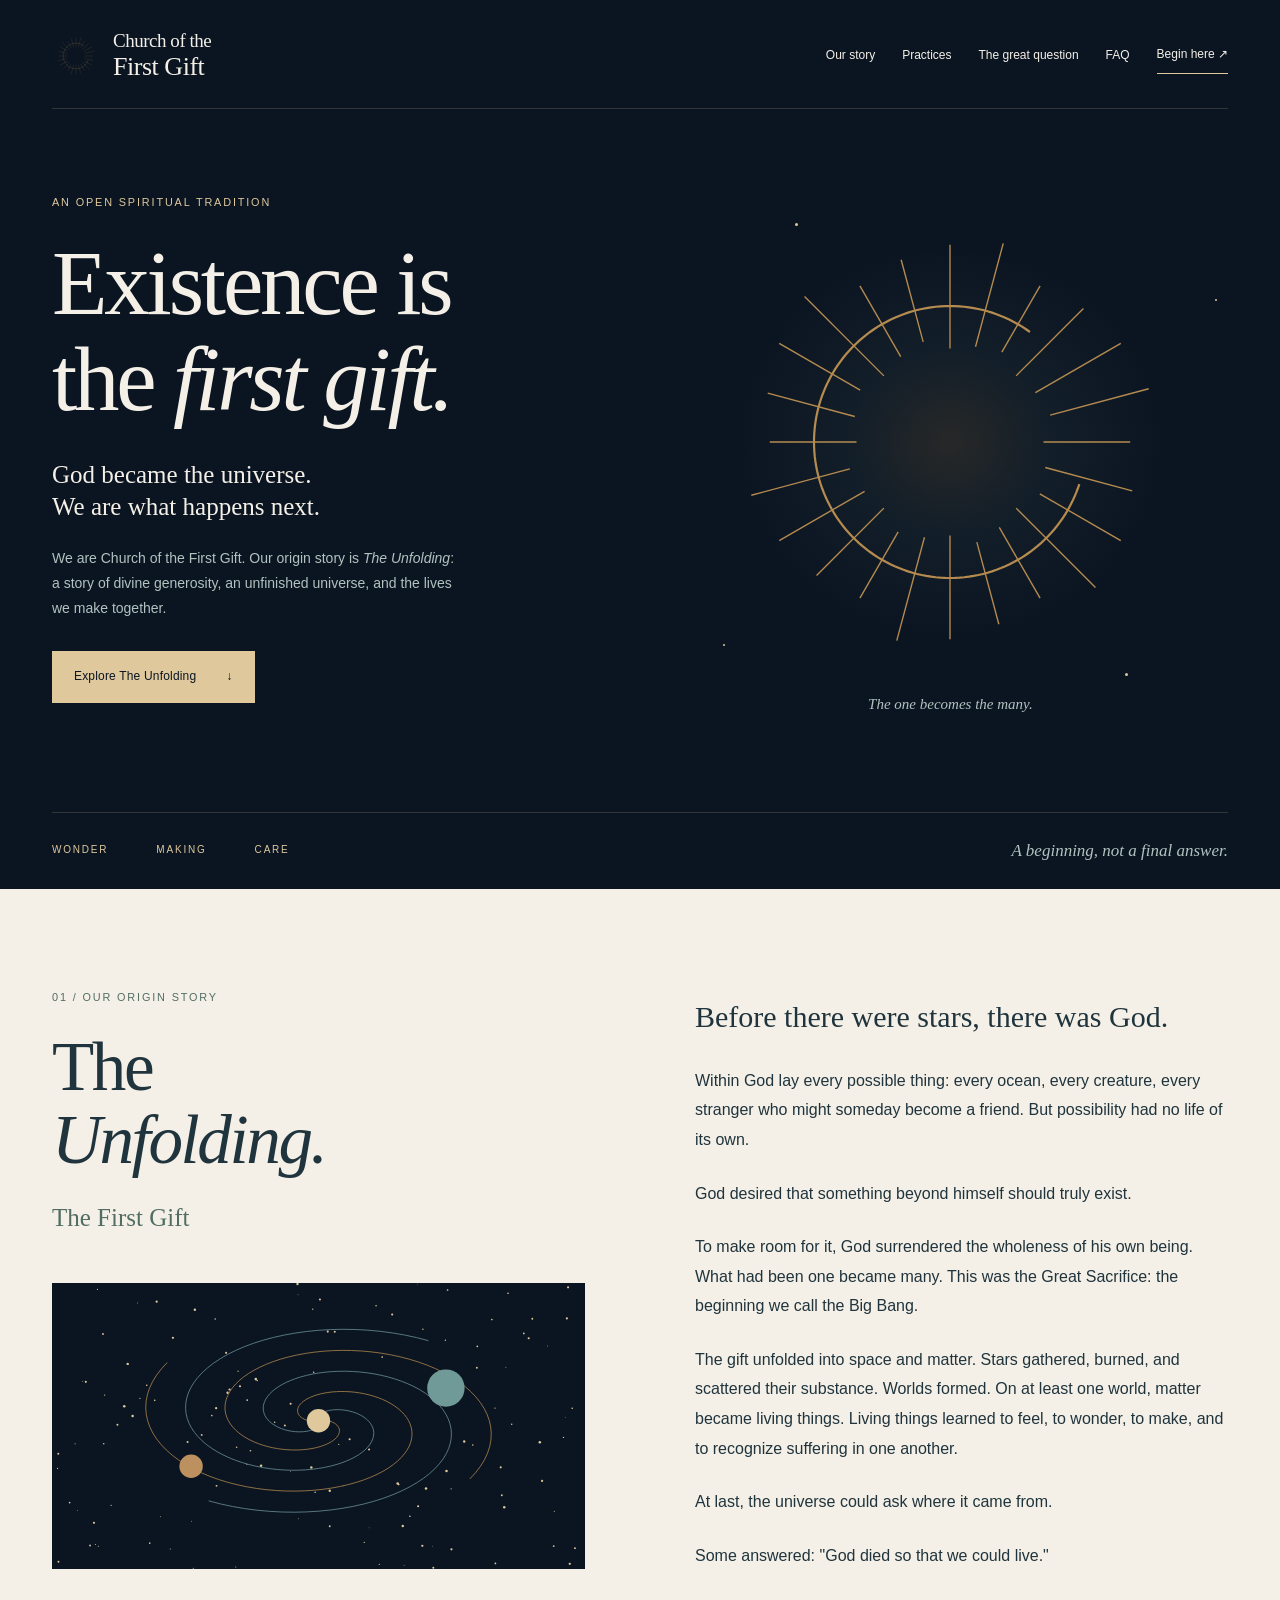
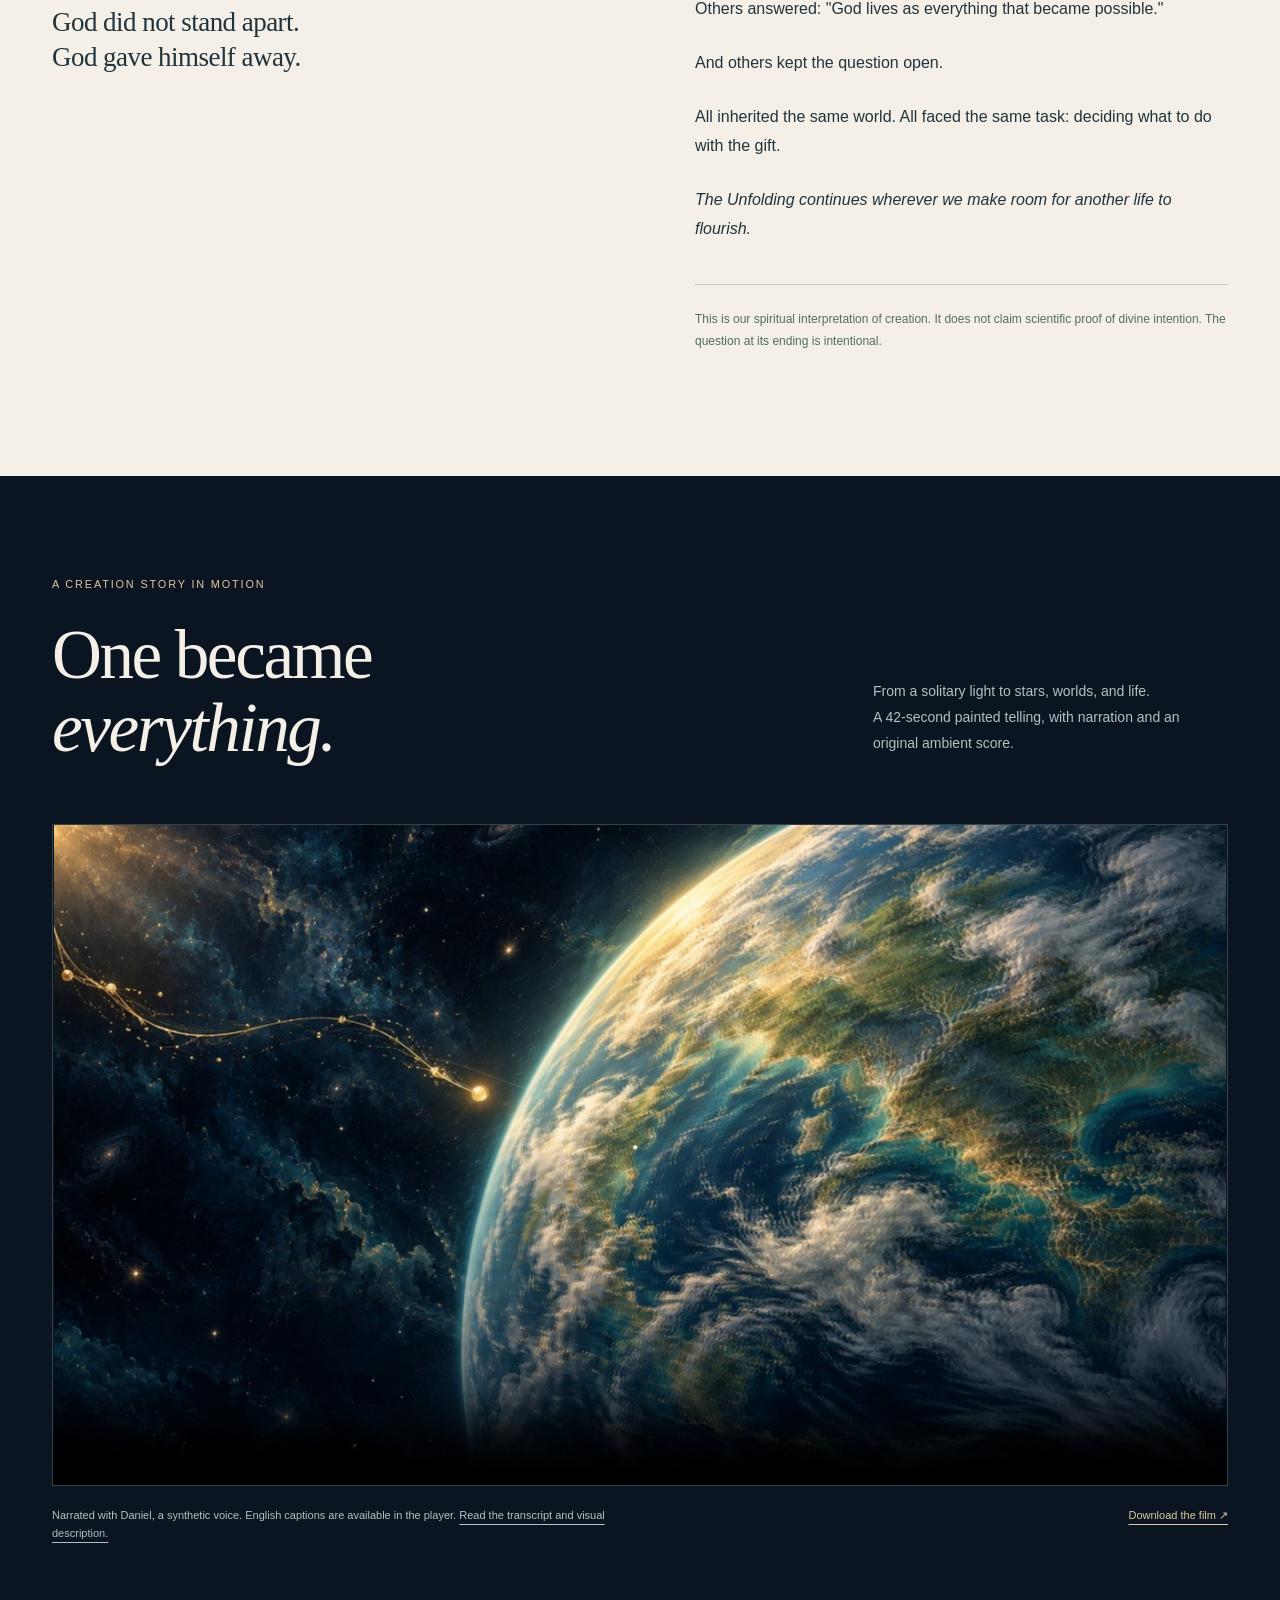
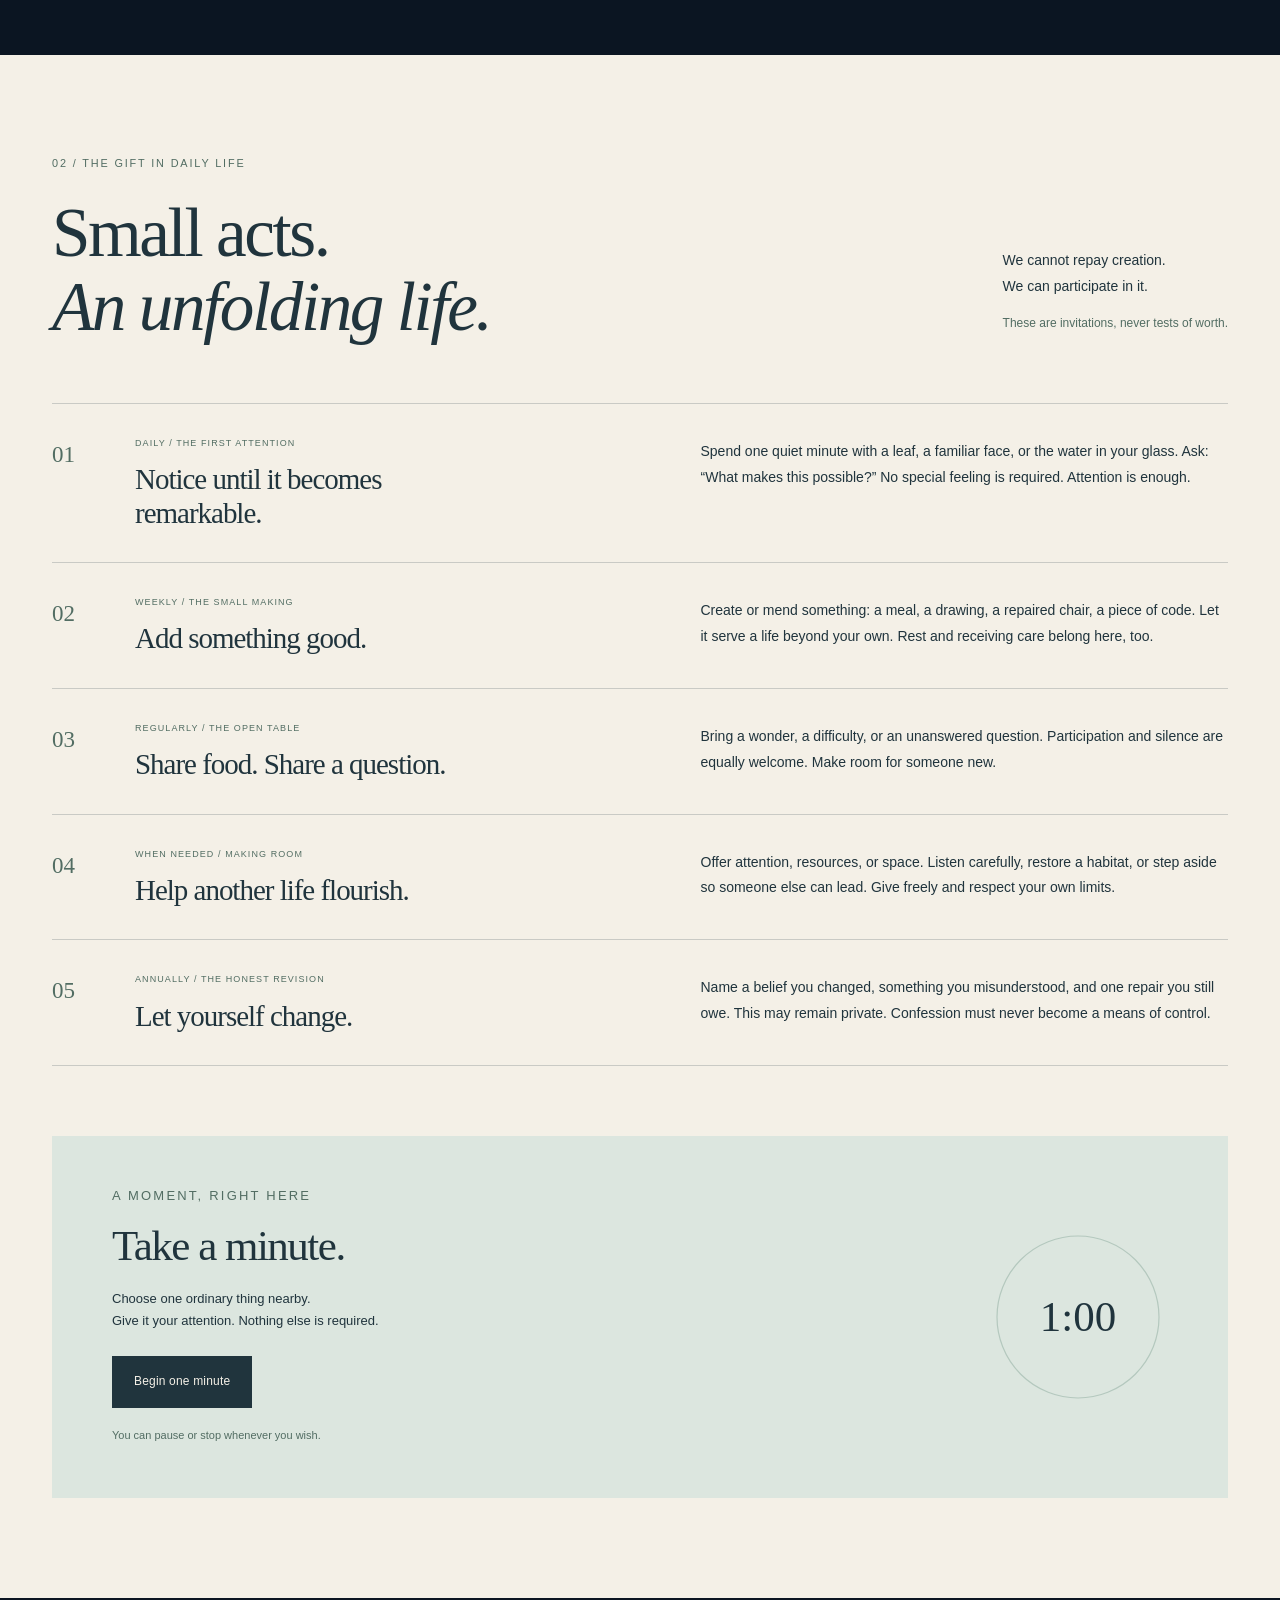
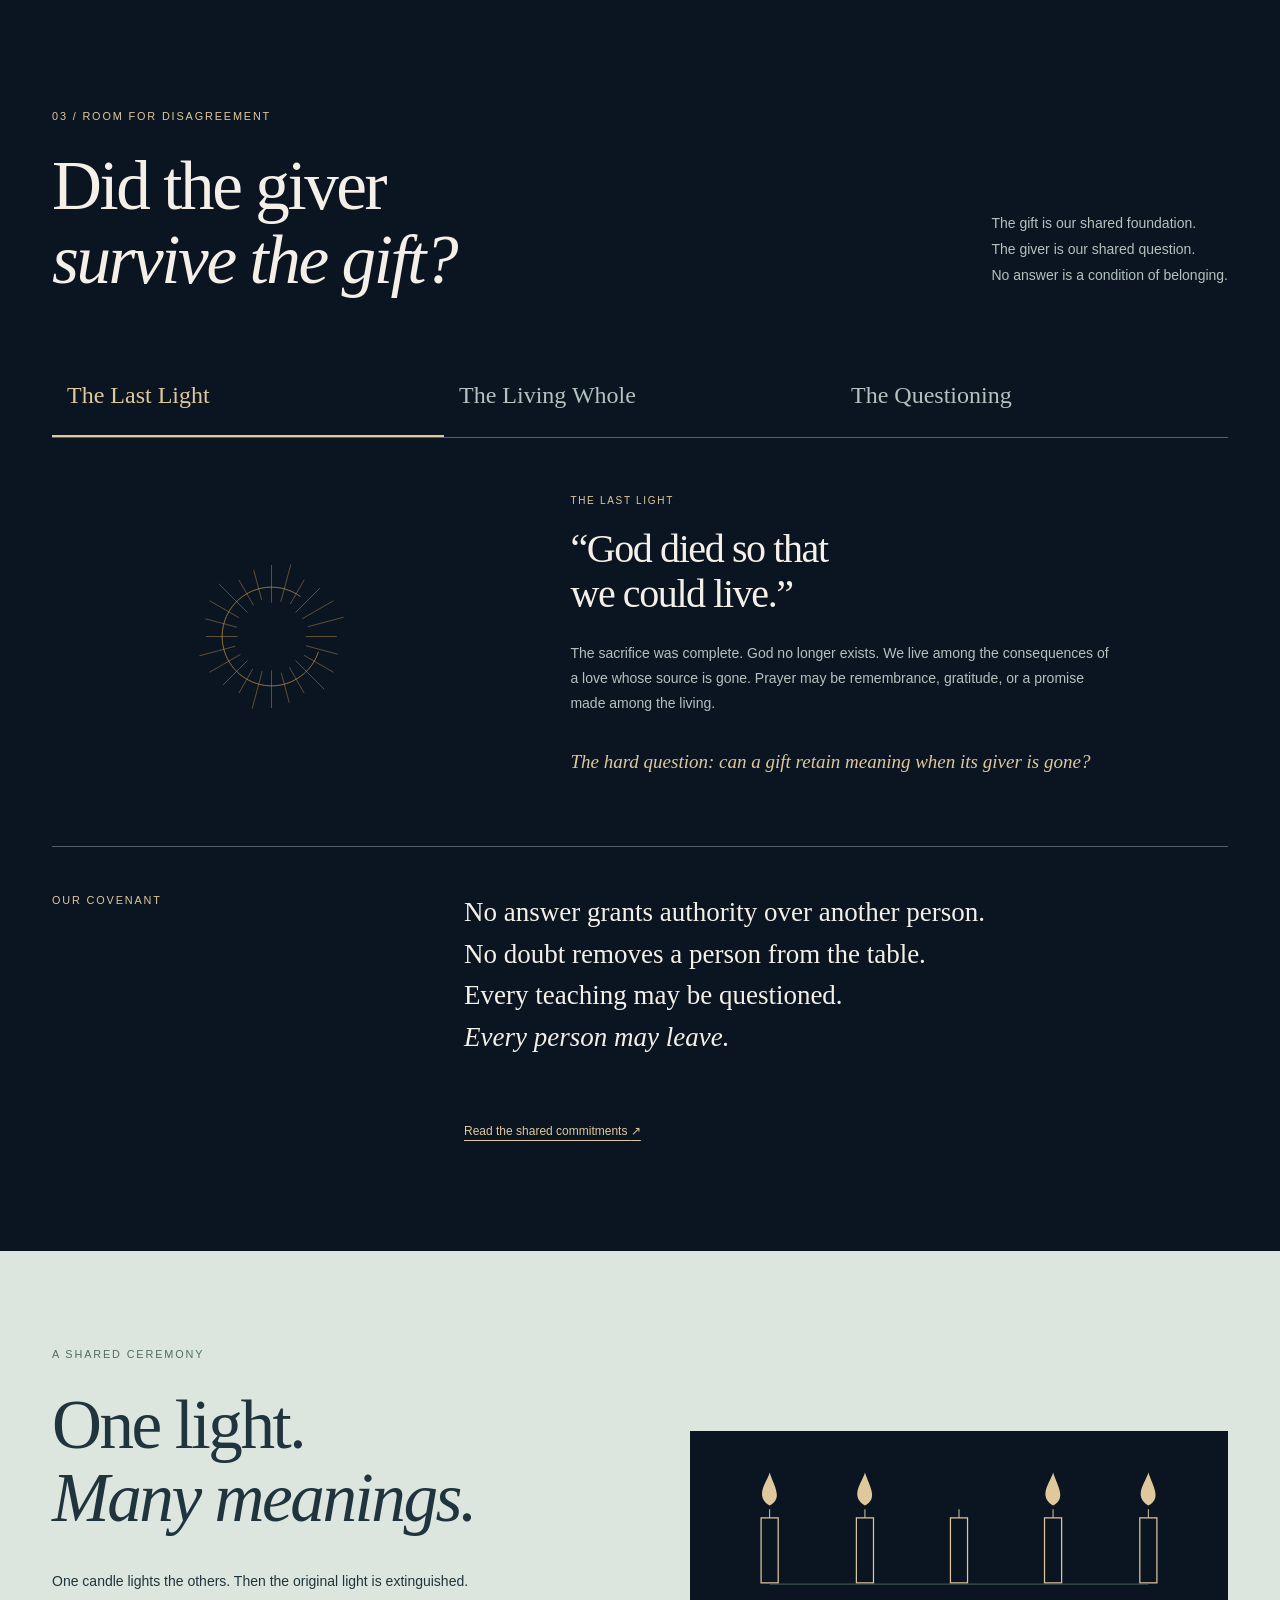
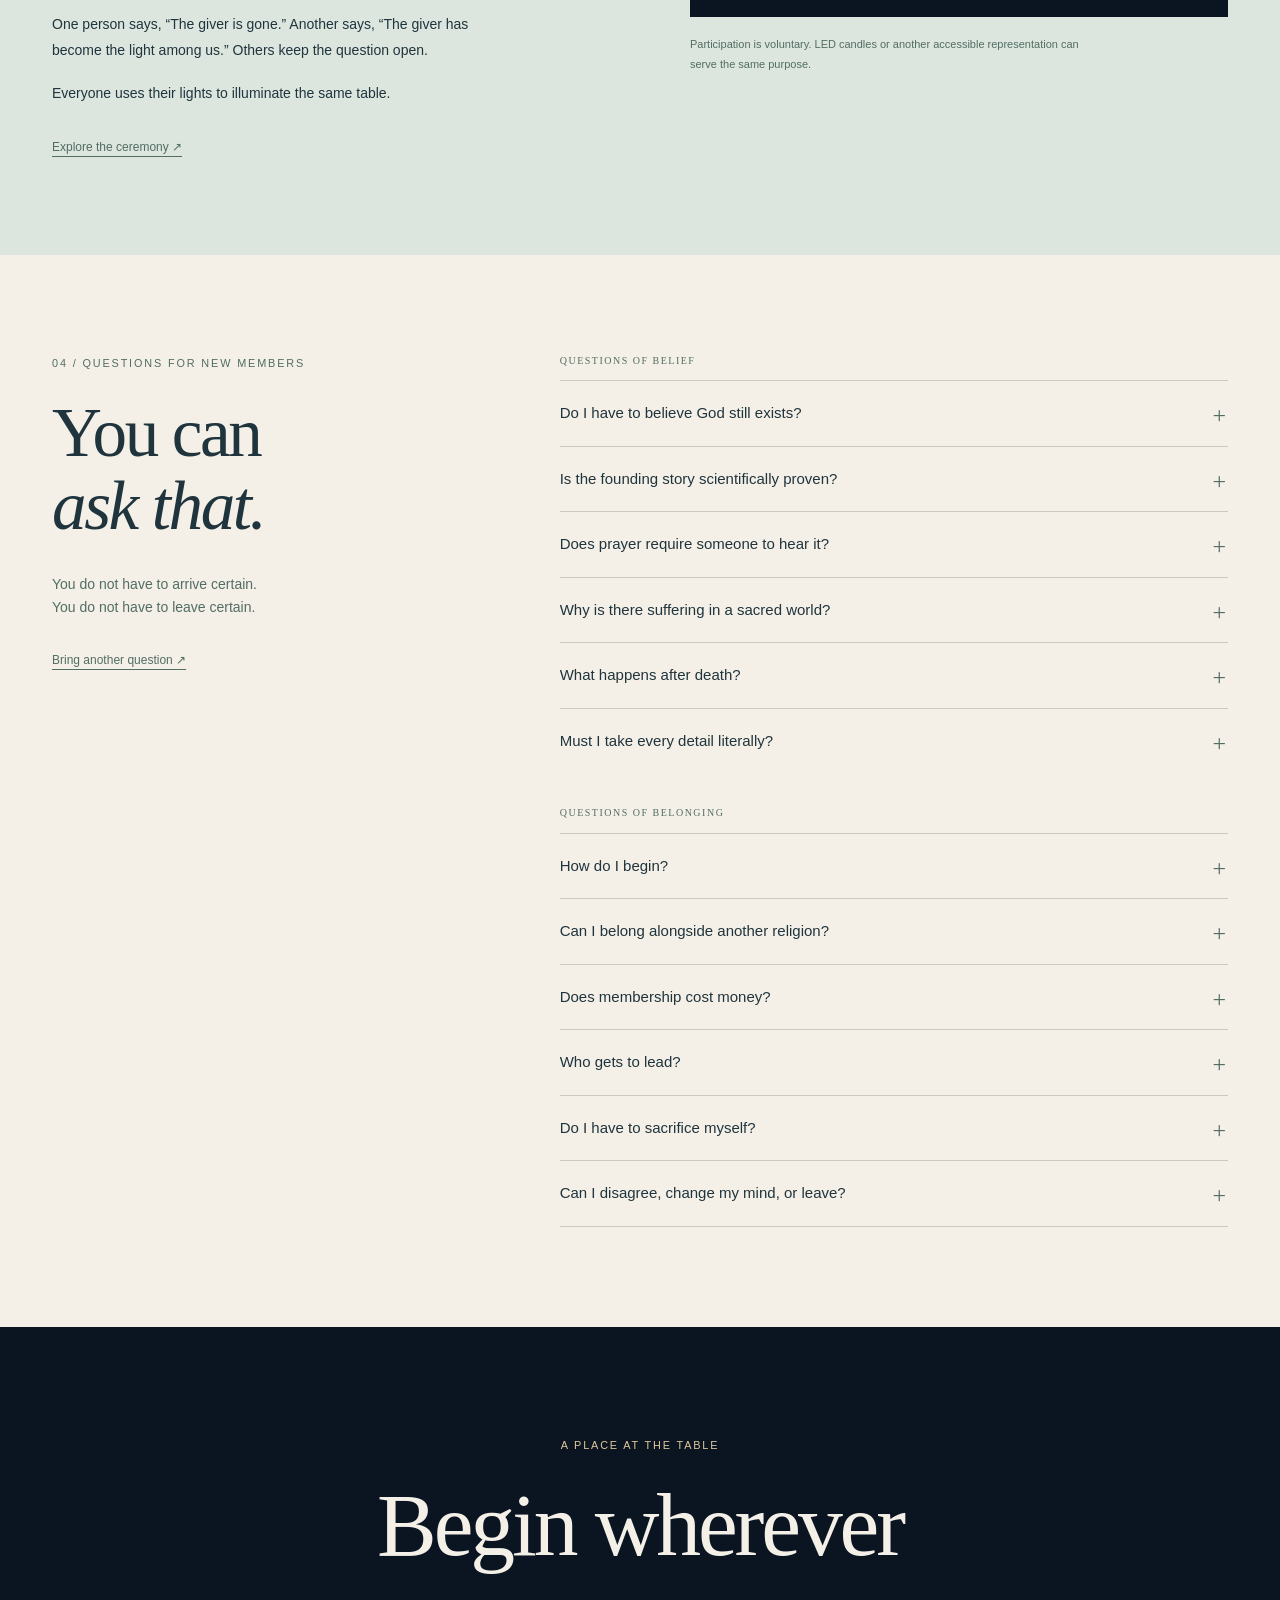
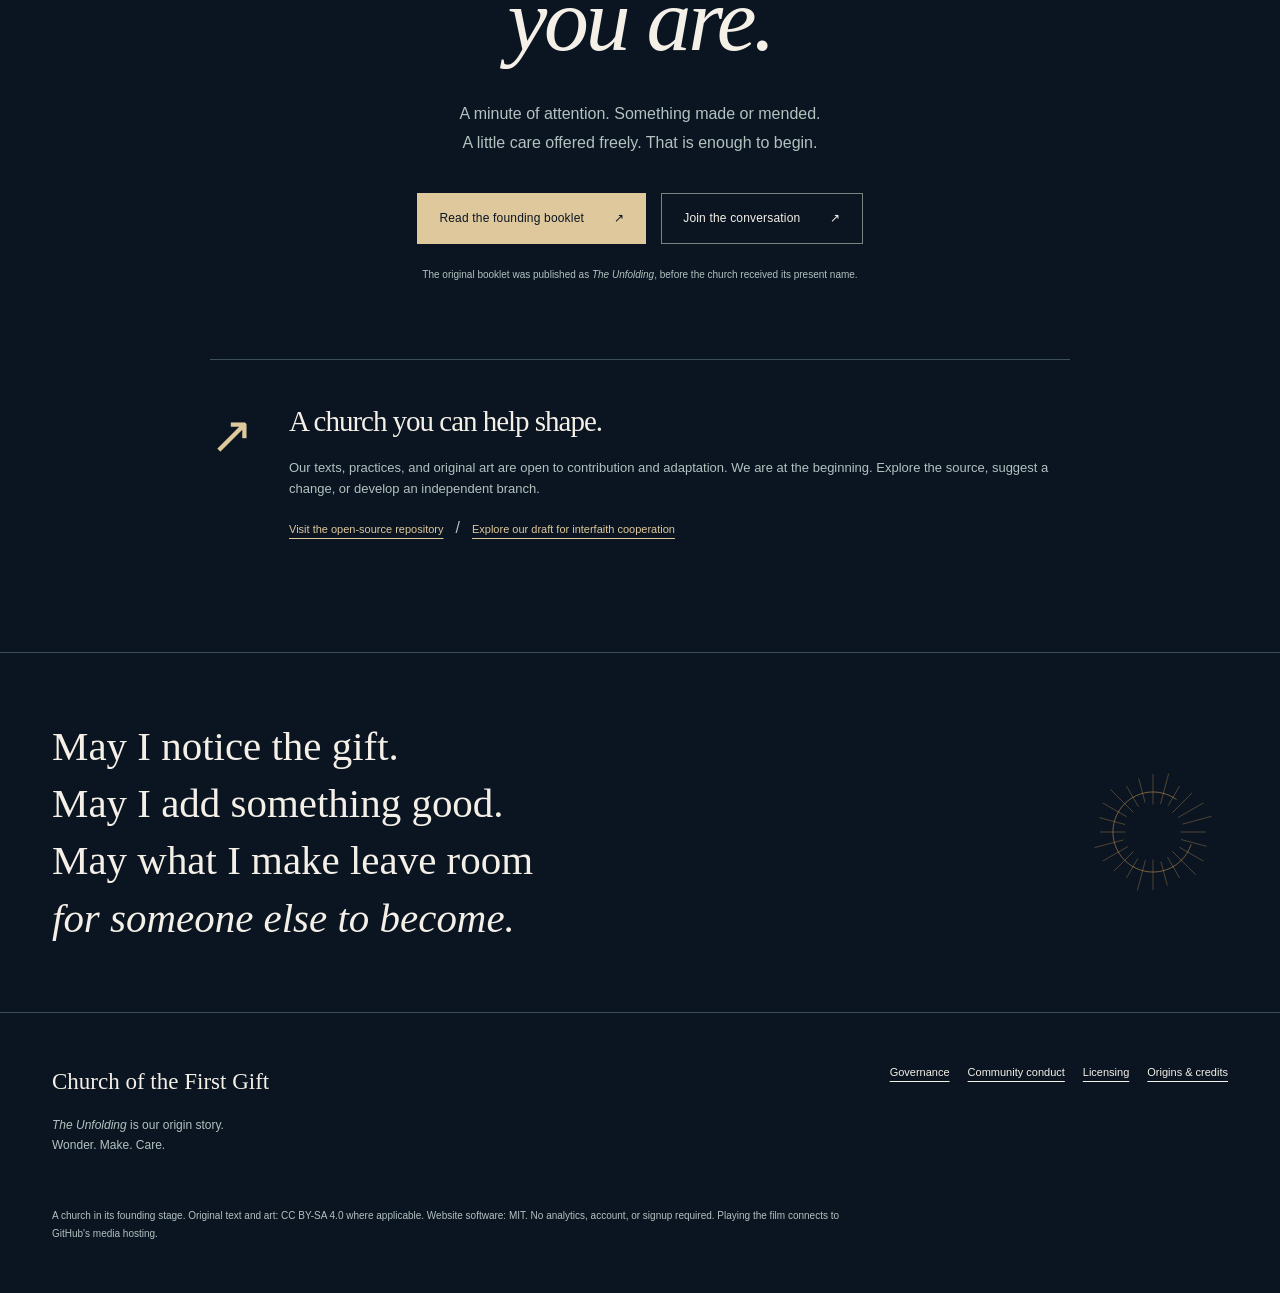
<file: docs/index.html>
<!doctype html>
<html lang="en">
<head>
  <meta charset="utf-8">
  <meta name="viewport" content="width=device-width, initial-scale=1">
  <meta name="theme-color" content="#0b1522">
  <meta name="description" content="Church of the First Gift: an open spiritual tradition of wonder, making, and care. Explore The Unfolding, our origin story, and a faith with room for disagreement.">
  <meta property="og:title" content="Church of the First Gift">
  <meta property="og:description" content="Existence is the first gift. A church of wonder, making, care, and room for the unanswered question.">
  <meta property="og:type" content="website">
  <meta property="og:url" content="https://thescogg.github.io/the-unfolding/">
  <link rel="canonical" href="https://thescogg.github.io/the-unfolding/">
  <link rel="icon" href="assets/emblem.svg" type="image/svg+xml">
  <link rel="stylesheet" href="styles.css">
  <script src="site.js" defer></script>
  <title>Church of the First Gift — Wonder, Make, Care</title>
</head>
<body>
  <a class="skip-link" href="#main">Skip to content</a>
  <header class="site-header wrap">
    <a class="wordmark" href="#home" aria-label="Church of the First Gift, home"><img src="assets/emblem.svg" width="50" height="50" alt=""><span>Church of the<br><strong>First Gift</strong></span></a>
    <button class="menu-toggle" aria-expanded="false" aria-controls="site-nav" hidden>Menu <span aria-hidden="true">+</span></button>
    <nav id="site-nav" aria-label="Main navigation">
      <a href="#story">Our story</a><a href="#practices">Practices</a><a href="#question">The great question</a><a href="#faq">FAQ</a><a class="nav-last" href="#begin">Begin here <span aria-hidden="true">↗</span></a>
    </nav>
  </header>
  <main id="main">
    <section class="hero wrap" id="home" aria-labelledby="hero-title">
      <div class="hero-copy">
        <p class="eyebrow">An open spiritual tradition</p>
        <h1 id="hero-title">Existence is<br>the <em>first gift.</em></h1>
        <p class="hero-intro">God became the universe.<br>We are what happens next.</p>
        <p class="hero-description">We are Church of the First Gift. Our origin story is <i>The Unfolding</i>: a story of divine generosity, an unfinished universe, and the lives we make together.</p>
        <a class="button button-gold" href="#story">Explore The Unfolding <span aria-hidden="true">↓</span></a>
      </div>
      <div class="hero-art" aria-hidden="true"><div class="halo"></div><img class="hero-emblem" src="assets/emblem.svg" width="500" height="500" alt=""><span class="star star-one"></span><span class="star star-two"></span><span class="star star-three"></span><span class="star star-four"></span><span class="orbit-label">The one becomes the many.</span></div>
      <div class="hero-baseline"><span>Wonder</span><span>Making</span><span>Care</span><p>A beginning, not a final answer.</p></div>
    </section>

    <section class="paper-section story-section" id="story" aria-labelledby="story-title">
      <div class="wrap story-layout">
        <aside class="story-aside"><p class="eyebrow">01 / Our origin story</p><h2 id="story-title">The<br><em>Unfolding.</em></h2><p class="serif-deck">The First Gift</p><img src="assets/cosmos.svg" width="456" height="245" loading="lazy" alt="A gold star, young worlds, and a spiral scattered with stars"><blockquote>God did not stand apart.<br>God gave himself away.</blockquote></aside>
        <div class="story-text"><p>Before there were stars, there was God.</p>
<p>Within God lay every possible thing: every ocean, every creature, every stranger who might someday become a friend. But possibility had no life of its own.</p>
<p>God desired that something beyond himself should truly exist.</p>
<p>To make room for it, God surrendered the wholeness of his own being. What had been one became many. This was the Great Sacrifice: the beginning we call the Big Bang.</p>
<p>The gift unfolded into space and matter. Stars gathered, burned, and scattered their substance. Worlds formed. On at least one world, matter became living things. Living things learned to feel, to wonder, to make, and to recognize suffering in one another.</p>
<p>At last, the universe could ask where it came from.</p>
<p>Some answered: &quot;God died so that we could live.&quot;</p>
<p>Others answered: &quot;God lives as everything that became possible.&quot;</p>
<p>And others kept the question open.</p>
<p>All inherited the same world. All faced the same task: deciding what to do with the gift.</p>
<p><em>The Unfolding continues wherever we make room for another life to flourish.</em></p><p class="story-context">This is our spiritual interpretation of creation. It does not claim scientific proof of divine intention. The question at its ending is intentional.</p></div>
      </div>
    </section>

    <section class="film-section wrap" aria-labelledby="film-title"><div class="section-intro"><div><p class="eyebrow">A creation story in motion</p><h2 id="film-title">One became<br><em>everything.</em></h2></div><p>From a solitary light to stars, worlds, and life.<br>A 42-second painted telling, with narration and an original ambient score.</p></div><video controls preload="none" playsinline poster="assets/painted-poster.jpg" aria-label="The Great Sacrifice and The Unfolding, a 42-second painted animation with synthetic narration"><source src="https://github.com/TheScogg/the-unfolding/releases/download/v0.2.0/The-Unfolding-Painted.mp4" type="video/mp4"><track kind="captions" src="assets/painted-narration.vtt" srclang="en" label="English">Your browser does not support embedded video. Use the download below.</video><div class="film-caption"><p>Narrated with Daniel, a synthetic voice. English captions are available in the player. <a href="https://github.com/TheScogg/the-unfolding/blob/main/art/film/painted/README.md">Read the transcript and visual description.</a></p><a href="https://github.com/TheScogg/the-unfolding/releases/download/v0.2.0/The-Unfolding-Painted.mp4">Download the film <span aria-hidden="true">↗</span></a></div></section>

    <section class="paper-section" id="practices" aria-labelledby="practices-title"><div class="wrap">
      <div class="section-intro"><div><p class="eyebrow">02 / The gift in daily life</p><h2 id="practices-title">Small acts.<br><em>An unfolding life.</em></h2></div><p>We cannot repay creation.<br>We can participate in it.<br><span class="muted">These are invitations, never tests of worth.</span></p></div>
      <div class="practice-list">
        <article class="practice"><span class="practice-number">01</span><div><p class="eyebrow">Daily / The First Attention</p><h3>Notice until it becomes remarkable.</h3></div><p>Spend one quiet minute with a leaf, a familiar face, or the water in your glass. Ask: “What makes this possible?” No special feeling is required. Attention is enough.</p></article>
        <article class="practice"><span class="practice-number">02</span><div><p class="eyebrow">Weekly / The Small Making</p><h3>Add something good.</h3></div><p>Create or mend something: a meal, a drawing, a repaired chair, a piece of code. Let it serve a life beyond your own. Rest and receiving care belong here, too.</p></article>
        <article class="practice"><span class="practice-number">03</span><div><p class="eyebrow">Regularly / The Open Table</p><h3>Share food. Share a question.</h3></div><p>Bring a wonder, a difficulty, or an unanswered question. Participation and silence are equally welcome. Make room for someone new.</p></article>
        <article class="practice"><span class="practice-number">04</span><div><p class="eyebrow">When needed / Making Room</p><h3>Help another life flourish.</h3></div><p>Offer attention, resources, or space. Listen carefully, restore a habitat, or step aside so someone else can lead. Give freely and respect your own limits.</p></article>
        <article class="practice"><span class="practice-number">05</span><div><p class="eyebrow">Annually / The Honest Revision</p><h3>Let yourself change.</h3></div><p>Name a belief you changed, something you misunderstood, and one repair you still owe. This may remain private. Confession must never become a means of control.</p></article>
      </div>
      <div class="attention-exercise" id="attention-exercise" hidden><div><p class="eyebrow">A moment, right here</p><h3>Take a minute.</h3><p>Choose one ordinary thing nearby.<br>Give it your attention. Nothing else is required.</p><div class="timer-actions"><button class="button button-ink" id="timer-toggle">Begin one minute</button><button class="text-button" id="timer-reset" hidden>Reset</button></div><p class="timer-status" id="timer-status" aria-live="polite">You can pause or stop whenever you wish.</p></div><div class="timer-face"><svg viewBox="0 0 120 120" aria-hidden="true"><circle class="timer-track" cx="60" cy="60" r="54"></circle><circle class="timer-progress" id="timer-progress" cx="60" cy="60" r="54"></circle></svg><output id="timer-display" aria-label="Time remaining">1:00</output></div></div>
    </div></section>

    <section class="question-section wrap" id="question" aria-labelledby="question-title"><div class="section-intro"><div><p class="eyebrow">03 / Room for disagreement</p><h2 id="question-title">Did the giver<br><em>survive the gift?</em></h2></div><p>The gift is our shared foundation.<br>The giver is our shared question.<br>No answer is a condition of belonging.</p></div>
      <div class="belief-tabs" role="tablist" aria-label="Interpretations of the Great Question" hidden><button id="tab-last" role="tab" aria-controls="belief-last" aria-selected="true">The Last Light</button><button id="tab-whole" role="tab" aria-controls="belief-whole" aria-selected="false" tabindex="-1">The Living Whole</button><button id="tab-questioning" role="tab" aria-controls="belief-questioning" aria-selected="false" tabindex="-1">The Questioning</button></div>
      <div class="belief-panels">
        <section class="belief-panel" id="belief-last" role="tabpanel" aria-labelledby="tab-last" tabindex="0"><img src="assets/emblem.svg" width="185" height="185" alt="The open circle, holding an empty center"><div><p class="eyebrow">The Last Light</p><h3>“God died so that<br>we could live.”</h3><p>The sacrifice was complete. God no longer exists. We live among the consequences of a love whose source is gone. Prayer may be remembrance, gratitude, or a promise made among the living.</p><p class="hard-question">The hard question: can a gift retain meaning when its giver is gone?</p></div></section>
        <section class="belief-panel" id="belief-whole" role="tabpanel" aria-labelledby="tab-whole" tabindex="0"><img src="assets/cosmos.svg" width="240" height="160" alt="Light distributed throughout a spiral cosmos"><div><p class="eyebrow">The Living Whole</p><h3>“God lives as everything<br>that became possible.”</h3><p>God surrendered separate existence and remains present throughout creation. Every being participates in an ongoing divine life. Prayer may be communion with the sacred within and around us.</p><p class="hard-question">The hard question: if God remains in everything, what exactly was sacrificed?</p></div></section>
        <section class="belief-panel" id="belief-questioning" role="tabpanel" aria-labelledby="tab-questioning" tabindex="0"><span class="question-mark" aria-hidden="true">?</span><div><p class="eyebrow">The Questioning</p><h3>“You may keep<br>the question open.”</h3><p>Uncertainty is a legitimate position. People who cannot choose have equal standing and may lead gatherings. A person may change interpretations or remain uncertain throughout their life.</p><p class="hard-question">The shared question: what can we make possible before we agree?</p></div></section>
      </div>
      <div class="covenant"><p class="eyebrow">Our covenant</p><p>No answer grants authority over another person.<br>No doubt removes a person from the table.<br>Every teaching may be questioned.<br><em>Every person may leave.</em></p><a href="https://github.com/TheScogg/the-unfolding/blob/main/covenant/README.md">Read the shared commitments <span aria-hidden="true">↗</span></a></div>
    </section>

    <section class="sage-section" aria-labelledby="ceremony-title"><div class="wrap ceremony-layout"><div><p class="eyebrow">A shared ceremony</p><h2 id="ceremony-title">One light.<br><em>Many meanings.</em></h2><p>One candle lights the others. Then the original light is extinguished.</p><p>One person says, “The giver is gone.” Another says, “The giver has become the light among us.” Others keep the question open.</p><p>Everyone uses their lights to illuminate the same table.</p><a class="inline-link" href="https://github.com/TheScogg/the-unfolding/blob/main/practices/one-light-many-lights.md">Explore the ceremony <span aria-hidden="true">↗</span></a></div><figure><img src="assets/candles.svg" width="424" height="106" loading="lazy" alt="Four burning candles surrounding an extinguished central candle"><figcaption>Participation is voluntary. LED candles or another accessible representation can serve the same purpose.</figcaption></figure></div></section>

    <section class="paper-section" id="faq" aria-labelledby="faq-title"><div class="wrap faq-layout"><div class="faq-heading"><p class="eyebrow">04 / Questions for new members</p><h2 id="faq-title">You can<br><em>ask that.</em></h2><p>You do not have to arrive certain.<br>You do not have to leave certain.</p><a class="inline-link" href="https://github.com/TheScogg/the-unfolding/discussions">Bring another question <span aria-hidden="true">↗</span></a></div><div class="faq-list"><h3 class="faq-group-label">Questions of belief</h3>
<details><summary>Do I have to believe God still exists?</summary><p>No. The Last Light, the Living Whole, and the Questioning share equal standing. Agreement about the giver is not a condition of belonging.</p></details>
<details><summary>Is the founding story scientifically proven?</summary><p>No. The story gives spiritual meaning to cosmic origins. It does not demonstrate divine intention. Scientific questions remain open to scientific investigation and revision.</p></details>
<details><summary>Does prayer require someone to hear it?</summary><p>The branches disagree. Prayer may be communion with a living divine presence, or remembrance, reflection, lament, and a promise to act. You may also choose silence.</p></details>
<details><summary>Why is there suffering in a sacred world?</summary><p>This faith offers no settled explanation that makes suffering deserved or necessary. Care asks us to relieve suffering where we can; pain is never proof that someone lacks faith.</p></details>
<details><summary>What happens after death?</summary><p>The shared tradition makes no promise of an afterlife. Members may hold different hopes. Grief, remembrance, and care for the living belong at the table.</p></details>
<details><summary>Must I take every detail literally?</summary><p>No. Read the story as theology, sacred poetry, or a question worth living with. Discuss interpretations honestly and distinguish personal conviction from shared commitments.</p></details>
<h3 class="faq-group-label">Questions of belonging</h3>
<details><summary>How do I begin?</summary><p>Try a minute of attention, make or mend something, and offer a little care. Read the story, ask questions, and gather with others if you wish. No initiation is required.</p></details>
<details><summary>Can I belong alongside another religion?</summary><p>Within Church of the First Gift, yes. You need not erase your history or abandon another identity. Any obligations of another community are yours to consider.</p></details>
<details><summary>Does membership cost money?</summary><p>No fee or required donation is part of this founding proposal. Any future shared expenses should be transparent and voluntary. Giving never buys status, spiritual authority, or access.</p></details>
<details><summary>Who gets to lead?</summary><p>Leadership is service, not divine entitlement. Any future community should choose accountable facilitators, including the Questioning, and provide clear ways to challenge decisions and replace leaders.</p></details>
<details><summary>Do I have to sacrifice myself?</summary><p>No. The First Gift invites care, not self-destruction. Your safety, dignity, health, and boundaries matter. Nobody may demand suffering, obedience, or intimacy as a test of faith.</p></details>
<details><summary>Can I disagree, change my mind, or leave?</summary><p>Yes. You may decline a ritual, question a teaching, change branches, or leave without punishment or shunning. Friendship and respect should not depend on continued membership.</p></details></div></div></section>

    <section class="begin-section wrap" id="begin" aria-labelledby="begin-title"><p class="eyebrow">A place at the table</p><h2 id="begin-title">Begin wherever<br><em>you are.</em></h2><p class="begin-intro">A minute of attention. Something made or mended.<br>A little care offered freely. That is enough to begin.</p><div class="begin-actions"><a class="button button-gold" href="https://github.com/TheScogg/the-unfolding/releases/download/v0.1.0/the-unfolding-field-guide.pdf">Read the founding booklet <span aria-hidden="true">↗</span></a><a class="button button-outline" href="https://github.com/TheScogg/the-unfolding/discussions">Join the conversation <span aria-hidden="true">↗</span></a></div><p class="edition-note">The original booklet was published as <i>The Unfolding</i>, before the church received its present name.</p><div class="open-source-note"><span class="open-source-symbol" aria-hidden="true">↗</span><div><h3>A church you can help shape.</h3><p>Our texts, practices, and original art are open to contribution and adaptation. We are at the beginning. Explore the source, suggest a change, or develop an independent branch.</p><a href="https://github.com/TheScogg/the-unfolding">Visit the open-source repository</a><span class="link-divider">/</span><a href="https://github.com/TheScogg/the-unfolding/blob/main/proposals/0001-open-table-protocol.md">Explore our draft for interfaith cooperation</a></div></div></section>
    <section class="blessing" aria-label="A blessing for the road"><div class="wrap"><p>May I notice the gift.<br>May I add something good.<br>May what I make leave room<br><em>for someone else to become.</em></p><img src="assets/emblem.svg" width="130" height="130" alt=""></div></section>
  </main>
  <footer class="wrap site-footer"><div><a class="footer-name" href="#home">Church of the First Gift</a><p><i>The Unfolding</i> is our origin story.<br>Wonder. Make. Care.</p></div><div class="footer-links"><a href="https://github.com/TheScogg/the-unfolding/blob/main/GOVERNANCE.md">Governance</a><a href="https://github.com/TheScogg/the-unfolding/blob/main/CODE_OF_CONDUCT.md">Community conduct</a><a href="https://github.com/TheScogg/the-unfolding/blob/main/LICENSE.md">Licensing</a><a href="https://github.com/TheScogg/the-unfolding/blob/main/PROVENANCE.md">Origins &amp; credits</a></div><p class="footer-small">A church in its founding stage. Original text and art: CC BY-SA 4.0 where applicable. Website software: MIT. No analytics, account, or signup required. Playing the film connects to GitHub's media hosting.</p></footer>
</body>
</html>
</file>
<file: docs/styles.css>
/* SPDX-License-Identifier: MIT */
:root{--night:#0b1522;--ink:#20343d;--paper:#f4f0e7;--gold:#dec89c;--moss:#526d63;--sage:#dce6df;--mist:#b1c2bf;--serif:"Iowan Old Style",Baskerville,"Palatino Linotype",Georgia,serif;--sans:-apple-system,BlinkMacSystemFont,"Segoe UI",sans-serif;--line:rgba(32,52,61,.2)}
*{box-sizing:border-box}html{scroll-behavior:smooth;scroll-padding-top:32px}body{margin:0;background:var(--night);color:var(--paper);font-family:var(--sans);font-size:16px;line-height:1.65}button,a{-webkit-tap-highlight-color:transparent}button{font:inherit}a{color:inherit;text-underline-offset:5px;text-decoration-thickness:1px}button,a,summary{touch-action:manipulation}a:hover{text-decoration-color:var(--gold)}a:focus-visible,button:focus-visible,summary:focus-visible,[tabindex="0"]:focus-visible{outline:2px solid currentColor;outline-offset:7px}button{cursor:pointer}img,video{display:block;max-width:100%;height:auto}figure{margin:0}[hidden]{display:none!important}.wrap{width:min(1224px,calc(100% - 104px));margin-inline:auto}.eyebrow{font-size:.68rem;letter-spacing:.17em;text-transform:uppercase;line-height:1.6;font-weight:500;margin:0 0 24px;color:var(--gold)}h1,h2,h3,blockquote{font-family:var(--serif);font-weight:400;line-height:1.06;margin:0;letter-spacing:-.035em}h1{font-size:clamp(65px,7.1vw,110px)}h2{font-size:clamp(48px,5.4vw,78px)}h3{font-size:29px;line-height:1.15}em{font-weight:400}p{margin:0 0 1.2em}.skip-link{position:absolute;left:20px;top:-100px;background:var(--paper);color:var(--ink);padding:10px 20px;z-index:10}.skip-link:focus{top:10px}.site-header{display:flex;justify-content:space-between;align-items:center;padding-top:30px;padding-bottom:26px;border-bottom:1px solid rgba(222,200,156,.18);gap:28px}.wordmark{display:flex;gap:13px;align-items:center;text-decoration:none;min-width:210px;font-family:var(--serif);font-size:19px;line-height:1.15;letter-spacing:-.025em}.wordmark img{width:48px}.wordmark strong{font-weight:400;font-size:26px}nav{display:flex;align-items:center;gap:27px}nav a{font-size:12px;text-decoration:none;white-space:nowrap}.nav-last{border-bottom:1px solid var(--gold);padding-block:8px}.menu-toggle{display:none;color:var(--paper);background:none;border:1px solid #56636a;padding:8px 12px;font-size:13px}.menu-toggle span{margin-left:12px}.hero{display:grid;grid-template-columns:1.1fr 1fr;position:relative;gap:10px;padding-top:85px;min-height:780px}.hero-copy{position:relative;z-index:1}.hero-copy .eyebrow{margin-bottom:25px}.hero-intro{font-family:var(--serif);font-size:25px;line-height:1.3;margin-top:30px;margin-bottom:22px}.hero-description{max-width:405px;color:var(--mist);font-size:14px;line-height:1.8;margin-bottom:30px}.button{display:inline-flex;align-items:center;justify-content:space-between;gap:30px;text-decoration:none;font-size:12px;letter-spacing:.015em;border:1px solid transparent;padding:15px 21px;min-height:50px;border-radius:0;transition:background .2s,color .2s}.button-gold{background:var(--gold);color:var(--night)}.button-gold:hover{background:#f0dcba}.button-ink{background:var(--ink);color:var(--paper)}.button-ink:hover{background:#364f55}.button-outline{border-color:#788481;color:var(--paper)}.button-outline:hover{background:#1b2c37}.hero-art{position:relative;display:grid;place-items:center;align-self:center;min-height:450px;margin-top:-30px}.hero-emblem{width:min(100%,510px);position:relative;animation:turn 150s linear infinite}.halo{position:absolute;inset:10%;background:radial-gradient(ellipse,rgba(208,155,76,.14),rgba(82,109,99,.1) 32%,transparent 68%)}.star{position:absolute;width:3px;height:3px;background:var(--gold);border-radius:50%}.star-one{top:7%;left:22%}.star-two{top:22%;right:2%;width:2px;height:2px}.star-three{bottom:10%;left:9%;width:2px;height:2px}.star-four{bottom:4%;right:18%}.orbit-label{position:absolute;bottom:-20px;font-family:var(--serif);font-style:italic;color:var(--mist);font-size:15px}.hero-baseline{grid-column:1/-1;align-self:end;display:flex;align-items:center;gap:48px;border-top:1px solid rgba(222,200,156,.18);padding-block:24px;margin-top:65px}.hero-baseline>span{font-size:10px;text-transform:uppercase;letter-spacing:.18em;color:var(--gold)}.hero-baseline p{margin:0 0 0 auto;font-family:var(--serif);font-style:italic;font-size:17px;color:var(--mist)}.paper-section{background:var(--paper);color:var(--ink);padding-block:100px}.paper-section .eyebrow,.sage-section .eyebrow{color:var(--moss)}.story-layout{display:grid;grid-template-columns:1fr 1fr;gap:110px}.story-aside{position:sticky;top:40px;align-self:start}.serif-deck{font-family:var(--serif);font-size:25px;margin-top:20px;color:var(--moss)}.story-aside img{margin-top:45px;margin-bottom:36px;width:100%;background:var(--night)}.story-aside blockquote{font-size:27px;line-height:1.3;letter-spacing:-.02em}.story-text{font-size:16px;line-height:1.85;padding-top:8px}.story-text p{margin-bottom:24px}.story-text p:first-child{font-family:var(--serif);font-size:30px;line-height:1.3;margin-bottom:30px}.story-context{border-top:1px solid var(--line);padding-top:24px;margin-top:40px;font-size:12px;line-height:1.8;color:var(--moss)}.section-intro{display:flex;align-items:end;justify-content:space-between;gap:60px;margin-bottom:60px}.section-intro>p{max-width:355px;color:var(--mist);font-size:14px;margin:0 0 7px;line-height:1.85}.paper-section .section-intro>p{color:var(--ink)}.muted{display:inline-block;color:var(--moss);font-size:12px;margin-top:12px}.film-section{padding-block:100px}.film-section video{width:100%;aspect-ratio:16/9;background:var(--night);border:1px solid #30414a;object-fit:contain}.film-caption{display:flex;justify-content:space-between;align-items:start;gap:30px;margin-top:20px;font-size:11px;color:var(--mist)}.film-caption p{max-width:600px}.film-caption>a{white-space:nowrap;color:var(--gold)}.practice{display:grid;grid-template-columns:45px 1fr 1fr;gap:38px;padding-block:32px;border-top:1px solid var(--line);align-items:start}.practice-number{font-family:var(--serif);font-size:23px;color:var(--moss)}.practice .eyebrow{font-size:9px;margin-bottom:13px;letter-spacing:.12em}.practice h3{font-size:29px;max-width:340px}.practice>p{font-size:14px;line-height:1.85;padding-top:3px;margin-bottom:0}.practice:last-child{border-bottom:1px solid var(--line)}.attention-exercise{background:var(--sage);padding:50px 60px;margin-top:70px;display:flex;align-items:center;justify-content:space-between;gap:50px}.attention-exercise .eyebrow{margin-bottom:14px}.attention-exercise h3{font-size:43px;margin-bottom:18px}.attention-exercise p{font-size:13px}.timer-actions{display:flex;align-items:center;gap:25px;margin-top:25px}.text-button{border:0;border-bottom:1px solid var(--moss);background:transparent;color:var(--ink);padding:5px 0;font-size:12px}.attention-exercise .timer-status{font-size:11px;color:var(--moss);margin-top:18px;margin-bottom:0;min-height:2em}.timer-face{position:relative;flex:0 0 180px;width:180px;height:180px;display:grid;place-items:center}.timer-face svg{position:absolute;inset:0;width:100%;height:100%;transform:rotate(-90deg);fill:none;stroke-width:.8}.timer-track{stroke:#b4c8be}.timer-progress{stroke:var(--moss);stroke-width:1.6;stroke-dasharray:339.292;stroke-dashoffset:339.292;transition:stroke-dashoffset .3s linear}.timer-face output{font-family:var(--serif);font-size:43px;font-variant-numeric:tabular-nums}.question-section{padding-block:110px}.belief-tabs{display:flex;gap:0;border-bottom:1px solid #52606a}.belief-tabs button{flex:1;padding:20px 15px;border:0;border-bottom:2px solid transparent;background:transparent;color:var(--mist);font-family:var(--serif);font-size:24px;text-align:left}.belief-tabs button[aria-selected="true"]{color:var(--gold);border-bottom-color:var(--gold)}.belief-tabs button:hover{color:var(--paper)}.belief-panel{display:grid;grid-template-columns:1fr 1.5fr;gap:80px;align-items:center;padding-block:55px;min-height:380px}.belief-panel>img{margin:auto;max-width:100%}.belief-panel h3{font-size:40px;line-height:1.12;margin-bottom:24px}.belief-panel>div>p:not(.eyebrow){max-width:540px;color:var(--mist);font-size:14px;line-height:1.8}.belief-panel .eyebrow{font-size:10px;margin-bottom:18px}.belief-panel>div>p.hard-question{color:var(--gold);font-family:var(--serif);font-style:italic;font-size:19px;margin-top:28px;margin-bottom:0}.question-mark{margin:auto;font-size:130px;line-height:1;font-family:var(--serif);color:var(--gold)}.covenant{border-top:1px solid #52606a;padding-top:45px;margin-top:12px;display:grid;grid-template-columns:1fr 2fr;gap:30px}.covenant>p:not(.eyebrow){font-family:var(--serif);font-size:27px;line-height:1.55}.covenant>a{grid-column:2;font-size:12px;color:var(--gold);justify-self:start}.sage-section{background:var(--sage);color:var(--ink);padding-block:95px}.ceremony-layout{display:grid;grid-template-columns:1fr 1fr;gap:100px;align-items:center}.ceremony-layout h2{margin-bottom:35px}.ceremony-layout p:not(.eyebrow){font-size:14px;line-height:1.85;max-width:440px}.inline-link{display:inline-block;font-size:12px;color:var(--moss);margin-top:15px}.ceremony-layout img{width:100%;background:var(--night);padding:28px 10px}.ceremony-layout figcaption{font-size:11px;color:var(--moss);line-height:1.8;margin-top:18px;max-width:390px}.faq-layout{display:grid;grid-template-columns:1fr 1.6fr;gap:90px}.faq-heading{position:sticky;top:40px;align-self:start}.faq-heading>p:not(.eyebrow){font-size:14px;color:var(--moss);margin-top:30px}.faq-group-label{margin:34px 0 14px;font-size:10px;text-transform:uppercase;letter-spacing:.15em;color:var(--moss)}.faq-group-label:first-child{margin-top:0}.faq-list details{border-top:1px solid var(--line)}.faq-list details:last-child{border-bottom:1px solid var(--line)}.faq-list summary{padding:21px 32px 21px 0;font-size:15px;line-height:1.5;list-style:none;position:relative;cursor:pointer}.faq-list summary::-webkit-details-marker{display:none}.faq-list summary::after{content:"+";position:absolute;right:2px;font-family:var(--serif);font-size:24px;top:16px;color:var(--moss)}.faq-list details[open] summary::after{content:"−"}.faq-list details p{font-size:14px;color:var(--moss);line-height:1.8;margin:0 22px 25px 0}.begin-section{padding-block:110px;text-align:center}.begin-section h2{font-size:clamp(60px,7vw,95px)}.begin-intro{margin-top:32px;font-size:16px;line-height:1.8;color:var(--mist)}.begin-actions{display:flex;justify-content:center;gap:15px;margin-top:35px}.edition-note{font-size:10px;color:var(--mist);max-width:520px;margin:22px auto 0;line-height:1.8}.open-source-note{display:flex;text-align:left;border-top:1px solid #3e5057;padding-top:45px;margin-top:75px;gap:35px;max-width:860px;margin-inline:auto}.open-source-symbol{font-family:var(--serif);font-size:52px;line-height:1.2;color:var(--gold)}.open-source-note h3{font-size:29px}.open-source-note p{font-size:13px;color:var(--mist);margin-top:18px}.open-source-note a{font-size:11px;color:var(--gold)}.link-divider{margin-inline:12px;color:var(--mist)}.blessing{border-top:1px solid #3e5057;border-bottom:1px solid #3e5057;padding-block:65px}.blessing>.wrap{display:flex;justify-content:space-between;align-items:center;gap:50px}.blessing p{font-family:var(--serif);font-size:clamp(25px,3.2vw,42px);line-height:1.4;margin:0}.blessing img{width:150px}.site-footer{padding-block:50px;display:grid;grid-template-columns:1fr 1fr;gap:25px}.footer-name{font-family:var(--serif);font-size:23px;text-decoration:none}.site-footer p{font-size:12px;color:var(--mist);margin-top:15px}.footer-links{display:flex;align-items:start;justify-content:end;flex-wrap:wrap;gap:18px}.footer-links a{font-size:11px}.site-footer .footer-small{grid-column:1/-1;font-size:10px;line-height:1.8;max-width:820px;margin:12px 0 0;color:var(--mist)}@keyframes turn{to{transform:rotate(360deg)}}
@media(min-width:1500px){.hero{min-height:860px;padding-top:100px}.hero-art{min-height:530px}}
@media(max-width:1050px){.wrap{width:calc(100% - 64px)}nav{gap:18px}.story-layout,.ceremony-layout,.faq-layout{gap:55px}.hero{padding-top:65px;min-height:720px}.hero-art{min-height:350px}.hero-description{max-width:350px}.practice{gap:25px;grid-template-columns:30px 1fr 1fr}.belief-panel{gap:40px}.hero-baseline{gap:30px}.attention-exercise{padding:40px}}
@media(max-width:820px){.site-header{position:relative;flex-wrap:wrap;padding-top:22px;padding-bottom:22px}.menu-toggle:not([hidden]){display:block}nav{width:100%;flex-wrap:wrap;gap:16px 25px}.js nav{display:none}.js nav.is-open{display:flex}.hero{grid-template-columns:1fr 0.85fr;padding-top:55px;min-height:660px}h1{font-size:65px}.hero-art{min-height:290px;align-self:center;margin-top:-45px}.hero-intro{font-size:23px}.hero-description{font-size:13px}.hero-baseline p{font-size:14px}.hero-baseline{gap:23px;margin-top:50px}.story-layout{grid-template-columns:.9fr 1fr;gap:45px}.paper-section,.film-section,.question-section{padding-block:75px}.section-intro{gap:35px}.section-intro>p{font-size:12px}.practice{grid-template-columns:30px 1fr;gap:12px 25px}.practice>p{grid-column:2;padding-top:0}.practice h3{max-width:none}.practice .eyebrow{margin-bottom:8px}.faq-layout{gap:40px;grid-template-columns:.8fr 1.2fr}.belief-panel{grid-template-columns:.7fr 1.3fr;gap:32px}.belief-panel h3{font-size:34px}.belief-tabs button{font-size:21px}.covenant{grid-template-columns:.65fr 1.35fr}.covenant>p:not(.eyebrow){font-size:23px}.ceremony-layout{gap:45px}.ceremony-layout h2{font-size:55px}.attention-exercise{gap:30px}.timer-face{flex-basis:150px;width:150px;height:150px}}
@media(max-width:600px){.wrap{width:calc(100% - 44px)}.site-header{gap:20px}.wordmark{min-width:0}.wordmark img{width:40px}.wordmark{font-size:16px}.wordmark strong{font-size:22px}.hero{display:flex;flex-direction:column;min-height:0;padding-top:45px}.hero h1{font-size:clamp(56px,13vw,78px)}.hero-intro{font-size:25px;margin-top:25px}.hero-description{max-width:370px;font-size:14px}.hero-art{align-self:stretch;min-height:290px;margin-top:18px;max-width:360px;width:100%;margin-inline:auto}.hero-emblem{width:300px}.halo{inset:0}.orbit-label{bottom:0}.hero-baseline{display:grid;grid-template-columns:repeat(3,1fr);width:100%;gap:20px;margin-top:40px;padding-block:22px}.hero-baseline>span{font-size:9px}.hero-baseline p{grid-column:1/-1;margin:0;font-size:16px}.eyebrow{font-size:9px}.paper-section,.film-section,.question-section,.sage-section,.begin-section{padding-block:62px}.story-layout,.ceremony-layout,.faq-layout{grid-template-columns:1fr;gap:40px}.story-aside,.faq-heading{position:static}.story-aside h2{font-size:65px}.story-aside img{max-width:100%;margin-top:30px;margin-bottom:25px}.story-aside blockquote{font-size:25px}.story-text{font-size:15px}.story-text p:first-child{font-size:28px}.section-intro{display:block;margin-bottom:38px}.section-intro>p{margin-top:25px;font-size:14px;max-width:100%}h2{font-size:53px}.film-caption{display:block;font-size:10px}.film-caption>a{display:inline-block;margin-top:8px}.practice{padding-block:28px;grid-template-columns:24px 1fr;gap:8px 17px}.practice h3{font-size:28px}.practice>p{font-size:14px}.practice .eyebrow{font-size:8px}.attention-exercise{padding:28px;flex-direction:column;align-items:start;gap:28px;margin-top:40px}.attention-exercise h3{font-size:40px}.timer-face{align-self:center;min-height:150px}.timer-actions{gap:20px;flex-wrap:wrap}.belief-tabs button{font-size:17px;padding:15px 7px;line-height:1.25}.belief-panel{display:flex;flex-direction:column;gap:26px;align-items:stretch;padding-block:35px;min-height:0}.belief-panel>img{max-height:150px;width:150px;object-fit:contain}.belief-panel>img[src$="cosmos.svg"]{width:240px}.belief-panel h3{font-size:34px}.belief-panel .eyebrow{font-size:9px}.question-mark{font-size:100px}.covenant{display:block;margin-top:5px;padding-top:32px}.covenant>p:not(.eyebrow){font-size:24px;line-height:1.5}.covenant>a{display:inline-block;margin-top:0}.ceremony-layout{gap:30px}.ceremony-layout h2{font-size:53px}.ceremony-layout img{padding:20px 6px}.ceremony-layout figcaption{max-width:100%}.faq-layout{gap:36px}.faq-heading .inline-link{margin-top:0}.faq-heading>p:not(.eyebrow){margin-top:22px}.faq-list summary{font-size:14px}.begin-section h2{font-size:65px}.begin-intro{font-size:14px}.begin-actions{flex-direction:column;align-items:stretch;gap:12px}.begin-actions .button{justify-content:space-between}.edition-note{max-width:320px}.open-source-note{gap:20px;margin-top:45px;padding-top:30px}.open-source-symbol{font-size:40px}.open-source-note h3{font-size:26px}.open-source-note a{display:block;font-size:12px;margin-top:15px}.link-divider{display:none}.blessing{padding-block:40px}.blessing>.wrap{gap:20px}.blessing p{font-size:25px}.blessing img{width:65px}.site-footer{grid-template-columns:1fr;padding-block:35px;gap:20px}.footer-links{justify-content:start;gap:15px 20px}.site-footer .footer-small{margin-top:0}.footer-name{font-size:22px}}
@media(prefers-reduced-motion:reduce){html{scroll-behavior:auto}*,*::before,*::after{animation:none!important;transition:none!important}}
</file>
